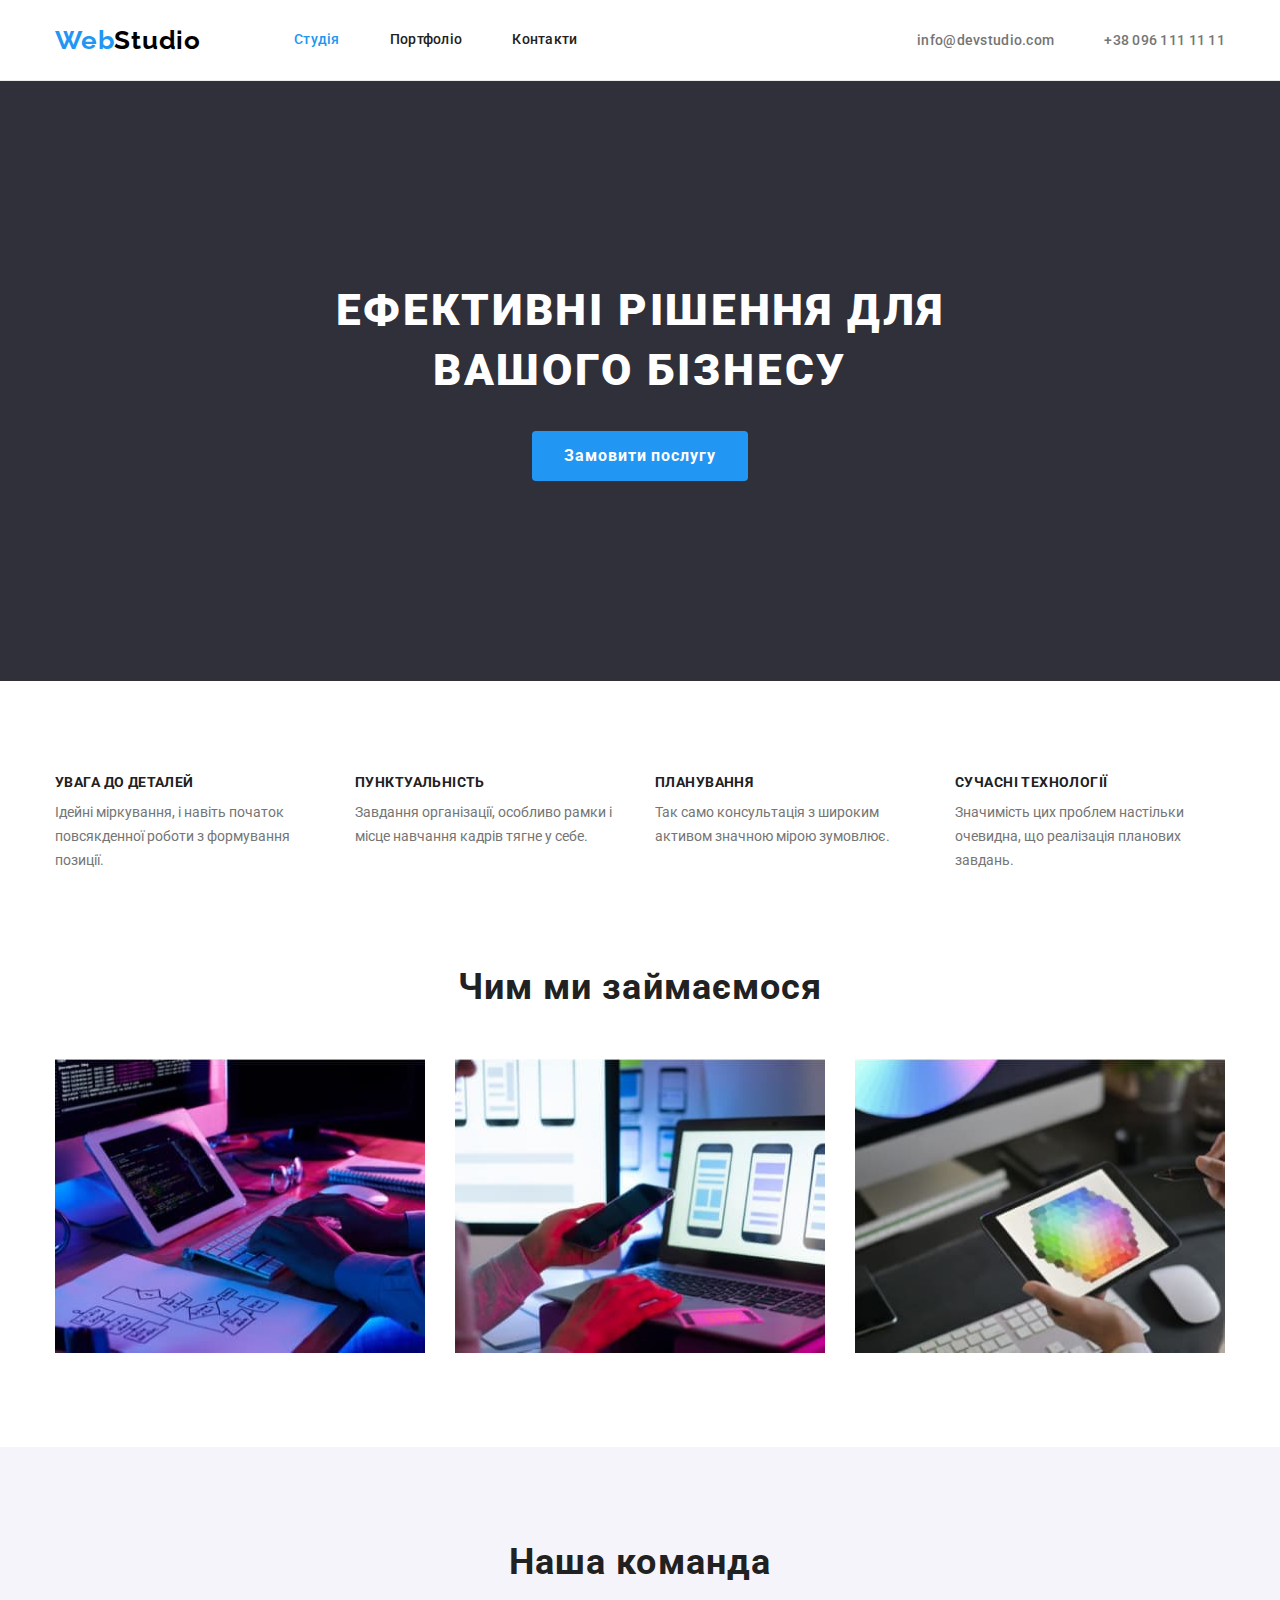
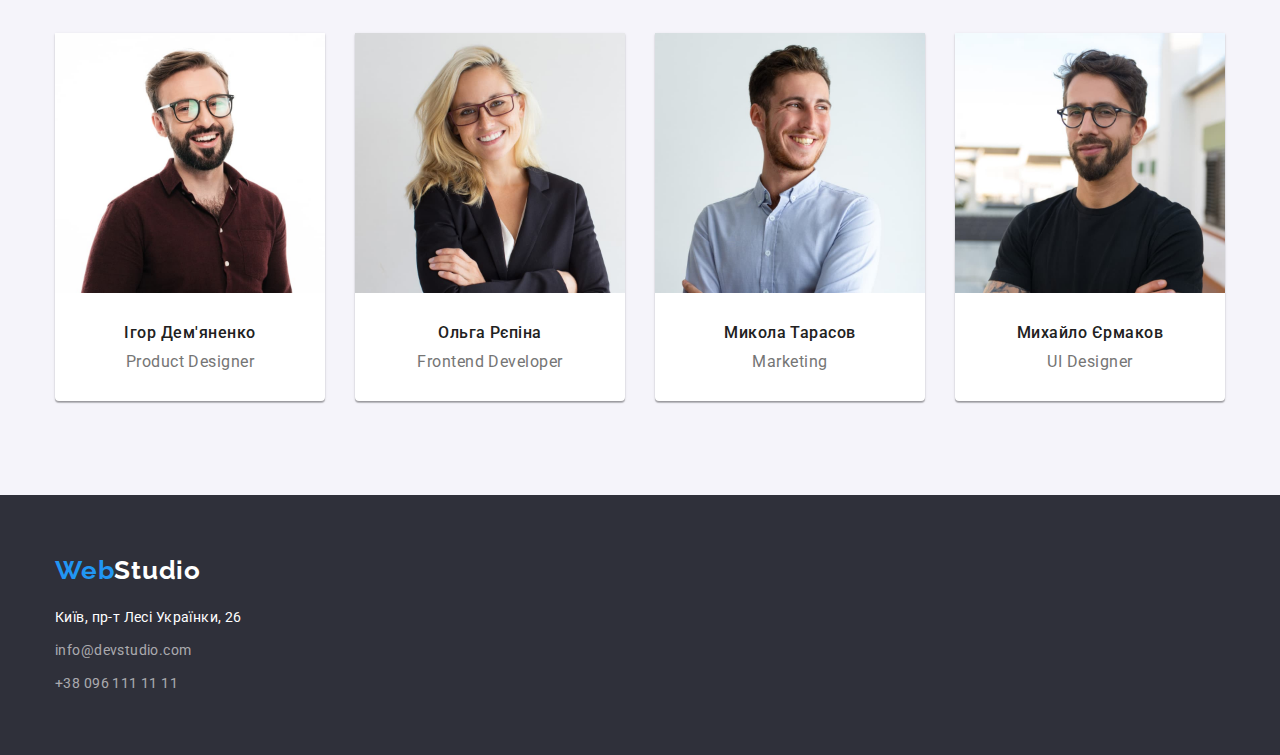
<file: index.html>
<!DOCTYPE html>
<html lang="uk">
<head>
    <meta charset="UTF-8">
    <meta http-equiv="X-UA-Compatible" content="IE=edge">
    <meta name="viewport" content="width=device-width, initial-scale=1.0">
    <link rel="preconnect" href="https://fonts.googleapis.com"/>
    <link rel="preconnect" href="https://fonts.gstatic.com" crossorigin/>
    <link
     href="https://fonts.googleapis.com/css2?family=Raleway:wght@700&family=Roboto:wght@400;500;700;900&display=swap"
     rel="stylesheet"
   />
    <title>Студія</title>
    <link
      rel="stylesheet"
      href="https://cdnjs.cloudflare.com/ajax/libs/modern-normalize/1.1.0/modern-normalize.min.css"
    />
    <link rel="stylesheet" href="./css/styles.css"/>

</head>
<body>
 
 <!--Шапка профілю--> 
 <header class="header">
    <div class="container header-container ">
      <nav class="header-nav">
     <a href="/"  class="logo logo-header ">Web<span class="logo-part">Studio</span></a>
     <ul class="header-list list" >
        <li class="header-item"><a href="#" class="header-link link current">Студія</a></li>
        <li class="header-item"><a href="./portfolio.html" class="header-link link">Портфоліо</a></li>
        <li class="header-item"><a href="#" class="header-link link">Контакти</a></li>
     </ul>
     </nav>
     <div class="contacts-wrap">
     <ul class="header-list-contact list">
        <li>
         <a
          href="mailto:info@devstudio.com" class="header-contact link">info@devstudio.com
         </a>
        </li>
        <li class=""><a href="tel:+380961111111" class="header-contact link">+38 096 111 11 11</a></li>
     </ul>
    </div>
    </div>
 </header>
 <main>
    <section class="pledge">
     <div class="container">
        <h1 class="pledge-title">ефективні рішення для вашого бізнесу</h1>
        <button type="button" class="pledge-btn btn">Замовити послугу</button>
     </div>
    </section>

<!--Особливості-->
<section class="title">
  <div class="container flex-container">
    <h2 class="visually-hidden">Особливості</h2>
    <ul class="list feature-list">
        <li class="flex-element">
            <h3 class="title-list">УВАГА ДО ДЕТАЛЕЙ</h3>
            <p class="pre-title">
                Ідейні міркування, і навіть початок повсякденної роботи з формування позиції.
            </p>
        </li>
        <li class="flex-element">
            <h3 class="title-list">ПУНКТУАЛЬНІСТЬ</h3>
            <p class="pre-title">
                Завдання організації, особливо рамки і місце навчання кадрів тягне у себе.
            </p>
        </li>
        <li class="flex-element">
            <h3 class="title-list">ПЛАНУВАННЯ</h3>
            <p class="pre-title">
                Так само консультація з широким активом значною мірою зумовлює.
            </p>
        </li>
        <li class="flex-element">
            <h3 class="title-list">СУЧАСНІ ТЕХНОЛОГІЇ</h3>
            <p class="pre-title">
                Значимість цих проблем настільки очевидна, що реалізація планових завдань.
            </p>
        </li>
    </ul>
  </div>
</section>

<!--Чим ми займаємось-->
<section class="gallery-photo">
   <div class="container">
    <h2 class="gallery">Чим ми займаємося</h2>
    <ul class="gallery-list list">
        <li class="gallery-item">
            <img src="./images/img1.jpg"
              width="370"
              height="294"
              alt="Веб-Студія"
            />
        </li>
        <li class="gallery-item">
            <img src="./images/img2.jpg"
            width="370"
            height="294"
            alt="Веб-Студія"
            />
        </li>
        <li class="gallery-item">
            <img src="./images/img3.jpg"
            width="370"
            height="294"
            alt="Веб-Студія"
            />
        </li>
    </ul>
  </div>
</section>
<!--Наша команда-->
<section class="hero">
   <div class="container"> 
    <h2 class="hero-title">Наша команда</h2>
        <ul class="hero-list list">
        <li class="hero-container">
            <img src="./images/img4.jpg"
            width="270"
            height="260"
            alt="Ігор Дем'яненко"
            />
            <div class="hero-wrap">
            <h3 class="hero-pre-title">Ігор Дем'яненко</h3>
            <p class="hero-discription">Product Designer</p>
            </div>
        </li>
        <li class="hero-container">
            <img src="./images/img5.jpg"
            width="270"
            height="260"
            alt="Ольга Рєпіна"
            />
            <div class="hero-wrap">
            <h3 class="hero-pre-title">Ольга Рєпіна</h3>
            <p class="hero-discription">Frontend Developer</p>
            </div>
        </li>
        <li class="hero-container">
            <img src="./images/img6.jpg"
            width="270"
            height="260"
            alt="Микола Тарасов"
            />
            <div class="hero-wrap">
            <h3 class="hero-pre-title">Микола Тарасов</h3>
            <p class="hero-discription">Marketing</p>
            </div>
        </li>
        <li class="hero-container">
            <img src="./images/img7.jpg"
            width="270"
            height="260"
            alt="Михайло Єрмаков"
            />
            <div class="hero-wrap">
            <h3 class="hero-pre-title">Михайло Єрмаков</h3>
            <p class="hero-discription">UI Designer</p>
           </div>
        </li>
    </ul>
</div>
</section>
</main>
<footer class="footer">
  <div class="container"> 
    <a href="/"  class="logo footer-logo">Web<span class="logo-part-footer">Studio</span></a>
        <address>
          <ul class="footer-list list">
            <li>
                <a class="footer-contact  link"
                href="goo.gl/maps/qGYS4nHpxQrHjYbq8"
                target="_blank"
                rel="noopener noreferrer nofollow"
                >Київ, пр-т Лесі Українки, 26</a
                >
            </li>
            <li>
                <a
                href="mailto:info@devstudio.com" class="footer-contact-title link">info@devstudio.com</a></li>
             <li><a href="tel:+380961111111" class="footer-contact-title link">+38 096 111 11 11</a></li>  
          </ul>
        </address> 
 </div>
</footer>
</body>
</html>
</file>
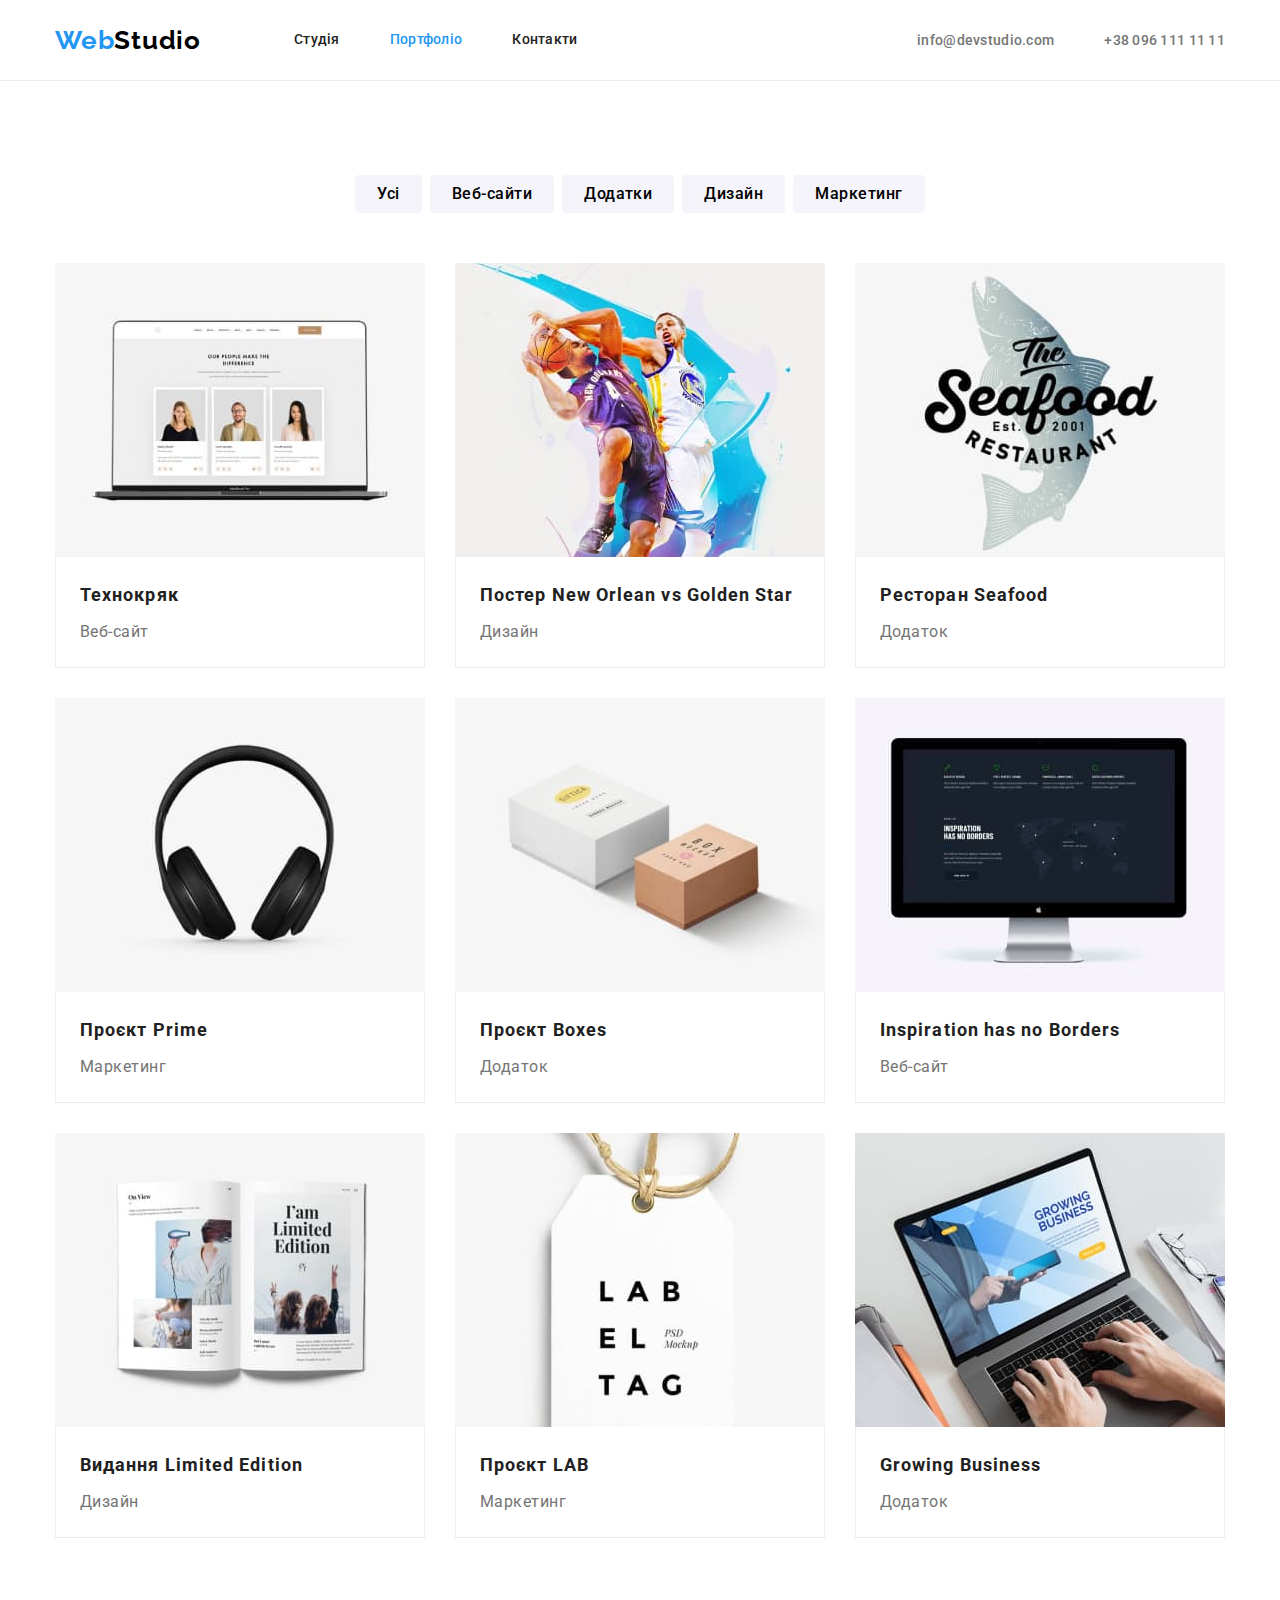
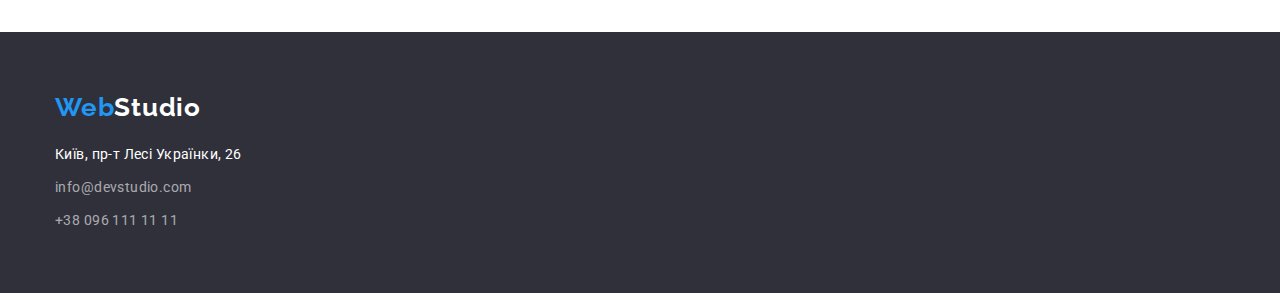
<file: portfolio.html>
<!DOCTYPE html>
<html lang="uk">
<head>
    <meta charset="UTF-8">
    <meta http-equiv="X-UA-Compatible" content="IE=edge">
    <meta name="viewport" content="width=device-width, initial-scale=1.0">
    <link rel="preconnect" href="https://fonts.googleapis.com"/>
    <link rel="preconnect" href="https://fonts.gstatic.com" crossorigin/>
    <link
     href="https://fonts.googleapis.com/css2?family=Raleway:wght@700&family=Roboto:wght@400;500;700;900&display=swap"
     rel="stylesheet"
     />
     <title>Портфоліо</title>
    <link
      rel="stylesheet"
      href="https://cdnjs.cloudflare.com/ajax/libs/modern-normalize/1.1.0/modern-normalize.min.css"
    />
     <link rel="stylesheet" href="./css/styles.css" />
</head>
<body>
 
 <!--Шапка профілю--> 

 <header class="header">
    <div class="container header-container">
    <nav class="header-nav">
        <a href="/"  class="logo logo-header">Web<span class="logo-part">Studio</span></a>
     <ul class="header-list list" >
        <li class="header-item"><a href="./index.html" class="header-link link">Студія</a></li>
        <li class="header-item"><a href="#" class="header-link link current">Портфоліо</a></li>
        <li class="header-item"><a href="#" class="header-link link">Контакти</a></li>
     </ul>
    </nav>
    <div class="contacts-wrap">
     <ul class="header-list-contact list">
        <li class="item">
         <a
          href="mailto:info@devstudio.com" class="header-contact header-mail link">info@devstudio.com
         </a>
        </li>
        <li class="item"><a href="tel:+380961111111" class="header-contact link">+38 096 111 11 11</a></li>
     </ul>
  </div>
 </header>
 <main>
  <section class=" container-padding">
      <div class="container">
        <h1 class="visually-hidden">Портфоліо</h1>
        <!-- Навігація-->
        <ul class="header-button list">
            <li>
                <button type="button" class="nav-btn btn">Усі</button> 
            </li>
            <li>
                <button type="button" class="nav-btn btn">Веб-сайти</button> 
            </li>
            <li>
                <button type="button" class="nav-btn btn">Додатки</button>
            </li>
            <li>
                <button type="button" class="nav-btn btn">Дизайн</button>
            </li>
            <li>
                <button type="button" class="nav-btn btn">Маркетинг</button>
            </li>
        </ul>
        
     
<!--Список робіт-->

        <ul class="work-list list">
            <li class="work-portfolio">
              <a href="#" class="work">
            <img
             src="./images/portfolio1.jpg"
             width="370"
             height="294"
             alt="Портфоліо"
             />
             <div class="portfolio-photo">
             <h2 class="work-title">Технокряк</h2>
             <p class="work-pre-title">Веб-сайт</p>
            </div>
            </a>
             </li>
            
            <li class="work-portfolio">
              <a href="#" class="work">
             <img
             src="./images/portfolio2.jpg"
              width="370"
              height="294"
              alt="Портфоліо"
             />
             <div class="portfolio-photo">
             <h2 class="work-title">Постер New Orlean vs Golden Star</h2>
             <p class="work-pre-title">Дизайн</p>
            </div>
            </a>
             </li>
            
           <li class="work-portfolio">
            <a href="#" class="work">
            <img
            src="./images/portfolio3.jpg"
             width="370"
             height="294"
             alt="Портфоліо"
            />
              <div class="portfolio-photo">
             <h2 class="work-title">Ресторан Seafood</h2>
             <p class="work-pre-title">Додаток</p>
            </div>
            </a>
           </li>
             
           <li class="work-portfolio">
            <a href="#" class="work">
             <img
             src="./images/portfolio4.jpg"
             width="370"
             height="294"
             alt="Портфоліо"
             />
             <div class="portfolio-photo">
             <h2 class="work-title">Проєкт Prime</h2>
             <p class="work-pre-title">Маркетинг</p>
            </div>
            </a>
           </li>
            
           <li class="work-portfolio">
            <a href="#" class="work">
             <img
             src="./images/portfolio5.jpg"
              width="370"
              height="294"
              alt="Портфоліо"
              />
              <div class="portfolio-photo">
             <h2 class="work-title">Проєкт Boxes</h2>
             <p class="work-pre-title">Додаток</p>
            </div>
            </a>
           </li>
             
           <li class="work-portfolio">
            <a href="#" class="work">
            <img
            src="./images/portfolio6.jpg"
             width="370"
             height="294"
             alt="Портфоліо"
             />
             <div class="portfolio-photo">
             <h2 class="work-title">Inspiration has no Borders</h2>
             <p class="work-pre-title">Веб-сайт</p>
            </div>
            </a>
             </li>
            
           <li class="work-portfolio">
            <a href="#" class="work">
             <img
             src="./images/portfolio7.jpg"
             width="370"
             height="294"
             alt="Портфоліо"
             />
             <div class="portfolio-photo">
             <h2 class="work-title">Видання Limited Edition</h2>
             <p class="work-pre-title">Дизайн</p>
            </div>
            </a>
           </li>
           <li class="work-portfolio">
            <a href="#" class="work">
             <img
             src="./images/portfolio8.jpg"
             width="370"
             height="294"
             alt="Портфоліо"
             />
             <div class="portfolio-photo">
             <h2 class="work-title">Проєкт LAB</h2>
             <p class="work-pre-title">Маркетинг</p>
            </div>
            </a>
           </li>
            
           <li class="work-portfolio">
            <a href="#" class="work">
             <img
             src="./images/portfolio9.jpg"
             width="370"
             height="294"
             alt="Портфоліо"
             />
             <div class="portfolio-photo">
             <h2 class="work-title">Growing Business</h2>
             <p class="work-pre-title">Додаток</p>
            </div>
            </a>
          </li>
           
      </ul>
   
    </div>
</section>
</main>
<footer class="footer">
   <div class="container"> 
    <a href="/"  class="logo footer-logo">Web<span class="logo-part-footer">Studio</span></a>
        <address>
          <ul class="footer-list list">
            <li>
                <a class="footer-contact link"
                href="goo.gl/maps/qGYS4nHpxQrHjYbq8"
                target="_blank"
                rel="noopener noreferrer nofollow"
                >Київ, пр-т Лесі Українки, 26</a
                >
            </li>
            <li>
                <a
                href="mailto:info@devstudio.com" class="footer-contact-title link">info@devstudio.com</a></li>
             <li><a href="tel:+380961111111" class="footer-contact-title link">+38 096 111 11 11</a></li>  
          </ul>
        </address> 
    </div>
</footer>
</body>
</html>
</file>
<file: css/styles.css>
:root {
   --primary-text-color: #212121;
   --secondary-text-color: #FFFFFF;
   --tetriary-text-color: #757575;
   --accent-color: #2196F3;
   --logo-color: #000000;
   --primary-background-color: #FFFFFF;
   --secondary-background-color: #2F303A;
   --tetriary-background-color: #F5F5F5;
   --hero-background-color: #F5F4FA;
   --btn-activ-color: #188CE8;
   --footer-text-color: rgba(255, 255, 255, 0.6);
   --header-border-color: #ECECEC;
}
/**{
 outline: 1px solid red;
}*/

h1,
h2,
h3,
h4,
h5,
h6,
ul,
p {
  margin: 0;
}
ul {
  padding-left: 0;
}
img {
  display: block;
  max-width: 100%;
}
.container {
  width: 1200px;
  padding-left: 15px;
  padding-right: 15px;
  margin:  auto;
}

body {
  font-family: 'Roboto', sans-serif;
  background-color: var(--primary-background-color);
  color: var(--primary-text-color);
  
}

/* List styles */
.list {
 list-style: none;
}

/* Header*/

.logo {
 color: var(--accent-color);
 font-family: 'Raleway', sans-serif;
 font-weight: 700;
 font-size: 26px;
 line-height: 1.19;
 letter-spacing: 0.03em;
 text-decoration: none;
}
.logo-part {
 color: var(--logo-color);
}
.logo-header {
  display: block;
  margin-right: 93px;
}
.header-link {
  display: block;
} 
.header {
  border-bottom: 1px solid var(--header-border-color);
}

.header-link,
.header-contact {
 padding-top: 32px;
 padding-bottom: 32px;

 color: var(--primary-text-color);
 font-size: 14px;
 font-weight: 500;
 line-height: 1.14;
 letter-spacing: 0.02em;
 text-decoration: none;
}
.header-list,
.header-list-contact,
.header-nav,
.contacts-wrap {
 display: flex;
 align-items: center;
 
}
.header-list-contact {
  margin-right: auto;
}
.header-container {
  display: flex;
  justify-content: space-between;
}

.header-list li:not(:first-child) {
  margin-left: 50px;
}
.header-list-contact li:not(:first-child) {
  margin-left: 50px;
}

.header-list-contact {
  margin-left: auto;
}

.header-list .link:hover,
.header-list .link:focus,
.header-contact:hover,
.header-contact:focus {
 color: var(--accent-color);
}
.header-list .link.current {
  color: var(--accent-color);
} 
.btn {
  display: inline-block;
  border: none;
  padding: 0px;
  cursor: pointer;
}
.header-contact {
 color: var(--tetriary-text-color);
}

/*Pledge*/

.pledge {
 text-align: center;
 background-color: var(--secondary-background-color);
 margin: 0 auto;
 padding: 200px 0;

}
.pledge-title  {
 max-width: 696px;
 margin:0 auto;

 color: var(--secondary-text-color);
 font-size: 44px;
 font-weight: 900;
 line-height: 1.36;
 letter-spacing: 0.06em;
 text-decoration: none;
 text-align: center;
 background-color: var(--secondary-background-color) ;
 text-transform: uppercase;
}
.pledge-btn {
 display: inline-block;
 padding: 10px 32px;
 margin-top: 30px;
 border-radius: 4px;
 color: var(--secondary-text-color);
 background-color: var(--accent-color) ;
 font-weight: 700;
 font-family: inherit;
 font-size: 16px;
 line-height: 1.88;
 letter-spacing: 0.06em;
 align-items: center;
 text-align: center;
 text-decoration: none;
}
.pledge-btn:hover,
.pledge-btn:focus{
 background-color: var(--btn-activ-color);
}

.title {
  padding: 94px 0; 
}
/*visually h2*/

.visually-hidden {
 position: absolute;
 width: 1px;
 height: 1px;
 margin: -1px;
 border: 0;
 padding: 0; 
 white-space: nowrap;
 clip-path: inset(100%);
 clip: rect(0 0 0 0);
 overflow: hidden;
}

/*Особливості*/
.feature-list,
.gallery-list,
.hero-list { 
  display: flex;
  flex-wrap: wrap; 
}

.flex-element {
  width: calc((100% - 90px) / 4);
}
.flex-element:not(:first-child) {
  margin-left: 30px;
}
.title-list {
 margin-bottom: 10px;
 font-weight: 700;
 font-size: 14px;
 line-height: 1.14;
 letter-spacing: 0.03em;
 text-transform: uppercase;
}

.pre-title {
 color:var(--tetriary-text-color);
 font-size: 14px;
 line-height: 1.71;
 text-transform: none;
}
.gallery-photo {
 
 padding-bottom: 94px;
}
.gallery,
.hero-title {
 margin-bottom: 50px;

 font-weight: 700;
 font-size: 36px;
 line-height: 1.17;
 letter-spacing: 0.03em;
 text-align: center;
}

.gallery-item {
  width: calc((100% - 60px) / 3);
  display: block;
  justify-content: center
}
.gallery-item:not(:first-child) {
  margin-left: 30px;
}

/*Наша команда*/
.hero { 
 background-color:var(--hero-background-color);
 padding-top: 94px;
 padding-bottom: 94px;
}
.hero-pre-title,
.hero-discription {
  font-size: 16px;
  line-height: 1.19;
  letter-spacing: 0.03em;
}

.hero-pre-title { 
  margin-bottom: 10px;
  font-weight: 500;
}
.hero-discription {
  font-weight: 400;
}

.hero-container {
  display: block;
  width: calc((100% - 90px) / 4);
  background-color: var(--primary-background-color);
  border-radius: 0 0 4px 4px;
  box-shadow: 0px 1px 3px rgba(0, 0, 0, 0.12), 0px 1px 1px rgba(0, 0, 0, 0.14), 0px 2px 1px rgba(0, 0, 0, 0.2);
}
.hero-container:not(:first-child) {
  margin-left: 30px;
}
.hero-discription {
  color:var(--tetriary-text-color);
}
.hero-wrap {
  padding-top: 30px;
  padding-bottom: 30px;

  text-align: center;
}
/*Footer*/
.footer {
  padding-top: 60px;
  padding-bottom: 60px;
  
  background-color: var(--secondary-background-color); 
}
.logo-part-footer {
  color:var(--secondary-text-color);
}
.footer-contact,
.footer-contact-title {
  color: var(--secondary-text-color);
  font-size: 14px;
  line-height: 1.71;
  letter-spacing: 0.03em;
  text-decoration: none;
  font-style: normal;  
}

.footer-list li:not(:last-child) {
  margin-bottom: 9px;
}
.footer-contact-title {
 color: var(--footer-text-color);
 }
.footer-list .link:hover,
.footer-list .link:focus {
   color: var(--accent-color);
}
.footer-logo { 
  margin-bottom: 20px;
  display: block;
}
  /*Портфоліо*/
  
.container-padding {
   padding-bottom: 94px;
   padding-top: 94px; 
}
.header-button {
  display: flex;
  flex-wrap: wrap;
  gap: 8px;
  justify-content: center;
  
  margin-bottom: 50px;
}
.nav-btn {
  padding: 6px 22px;
  border-radius: 4px;
  font-weight: 500;
  font-size: 16px;
  font-family: inherit;
  line-height: 1.63;
  text-align: center;
  letter-spacing: 0.03em;
  background-color: var(--hero-background-color);
  }
.nav-btn:hover,
.nav-btn:focus{
  color: var(--secondary-text-color);
  background-color: var(--accent-color);
}
.work-list {
  display: flex;
  flex-wrap: wrap;
  gap: 30px;
}
.work-portfolio {
  display: block;
}

.work-title {
 margin-bottom: 4px;
 margin-top: 0;

  color: var(--primary-text-color);
  font-weight: 700;
  font-size: 18px;
  line-height: 2;
  letter-spacing: 0.06em;
  background-color: var(--primary-background-color);
  text-decoration: none;
  }
.work-pre-title {
  margin: 0;

  color: var(--tetriary-text-color);
  font-size: 16px;
  line-height: 1.88;
  letter-spacing: 0.03em;
}

.work {
 text-decoration: none;
  }

.portfolio-photo {
  padding: 20px 24px;
  border-right: 1px solid #EEEEEE;
  border-left: 1px solid #EEEEEE;
  border-bottom: 1px solid #EEEEEE;
}
</file>
